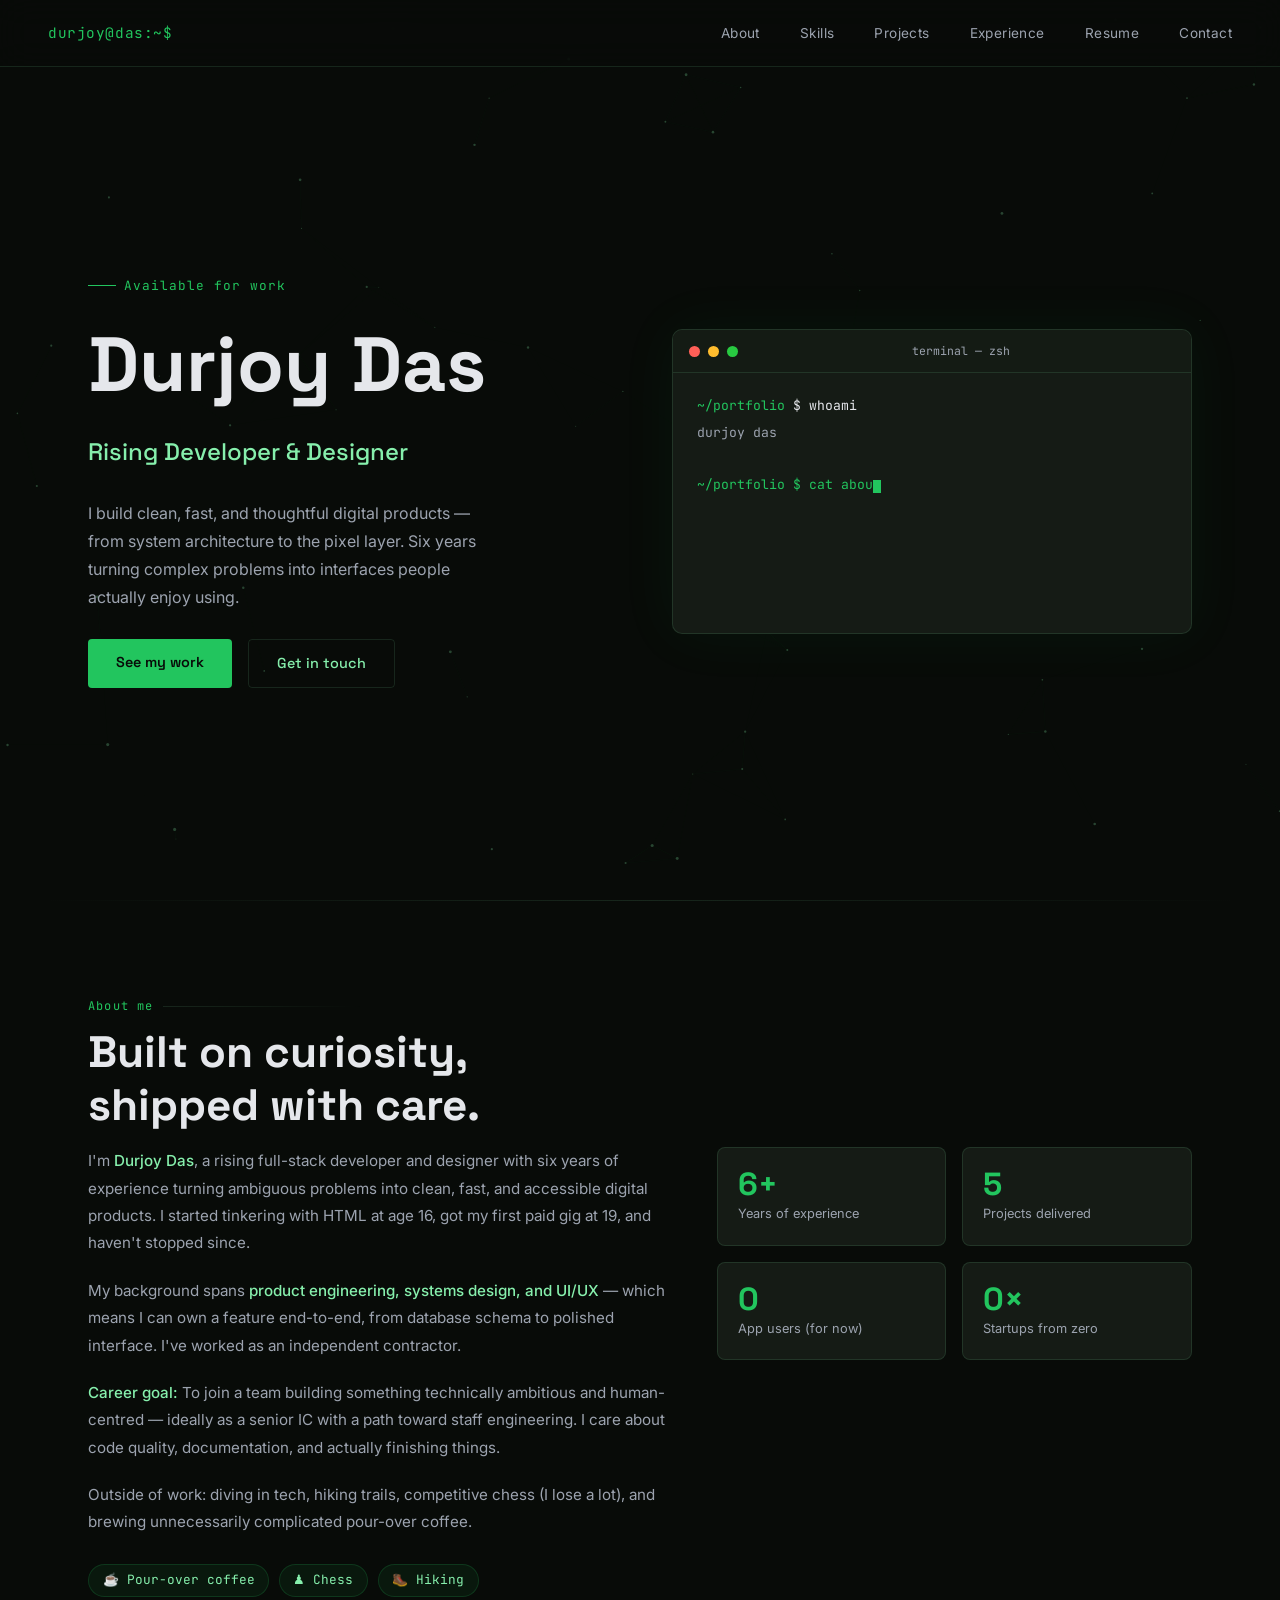
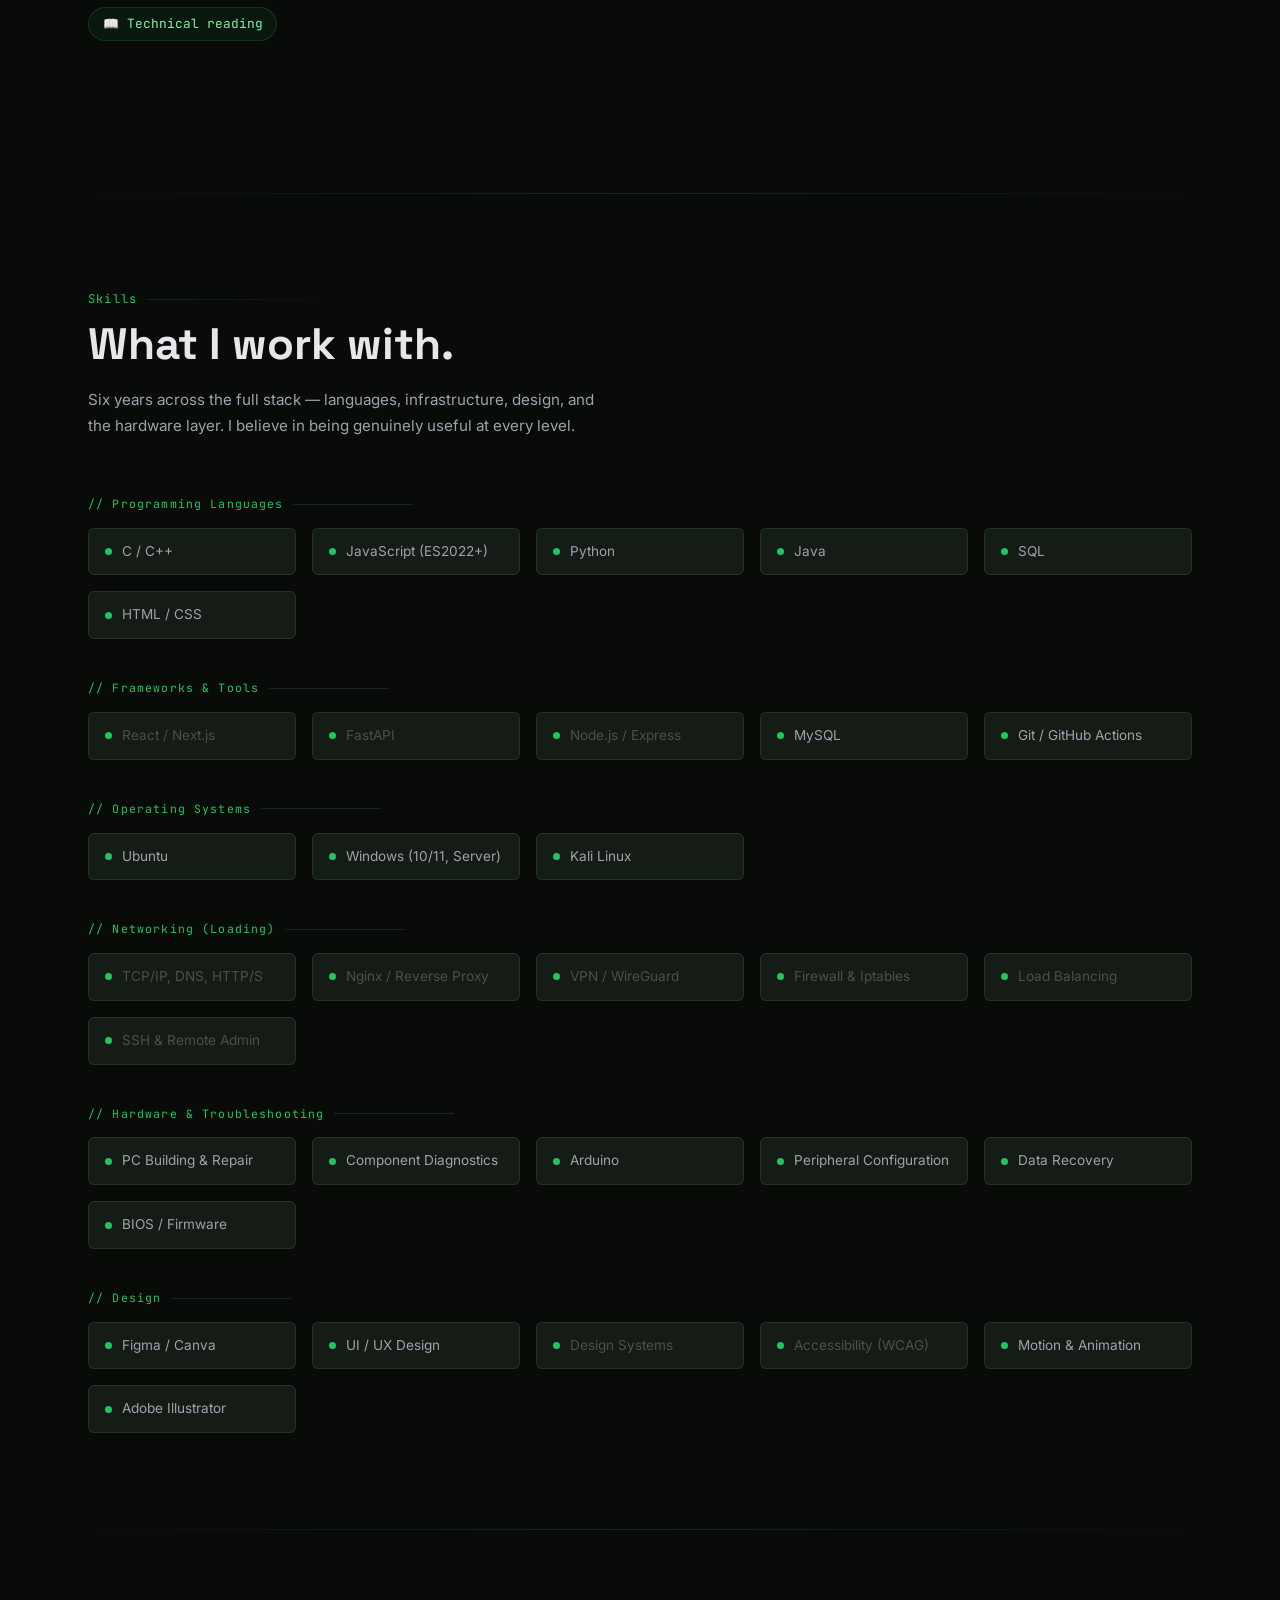
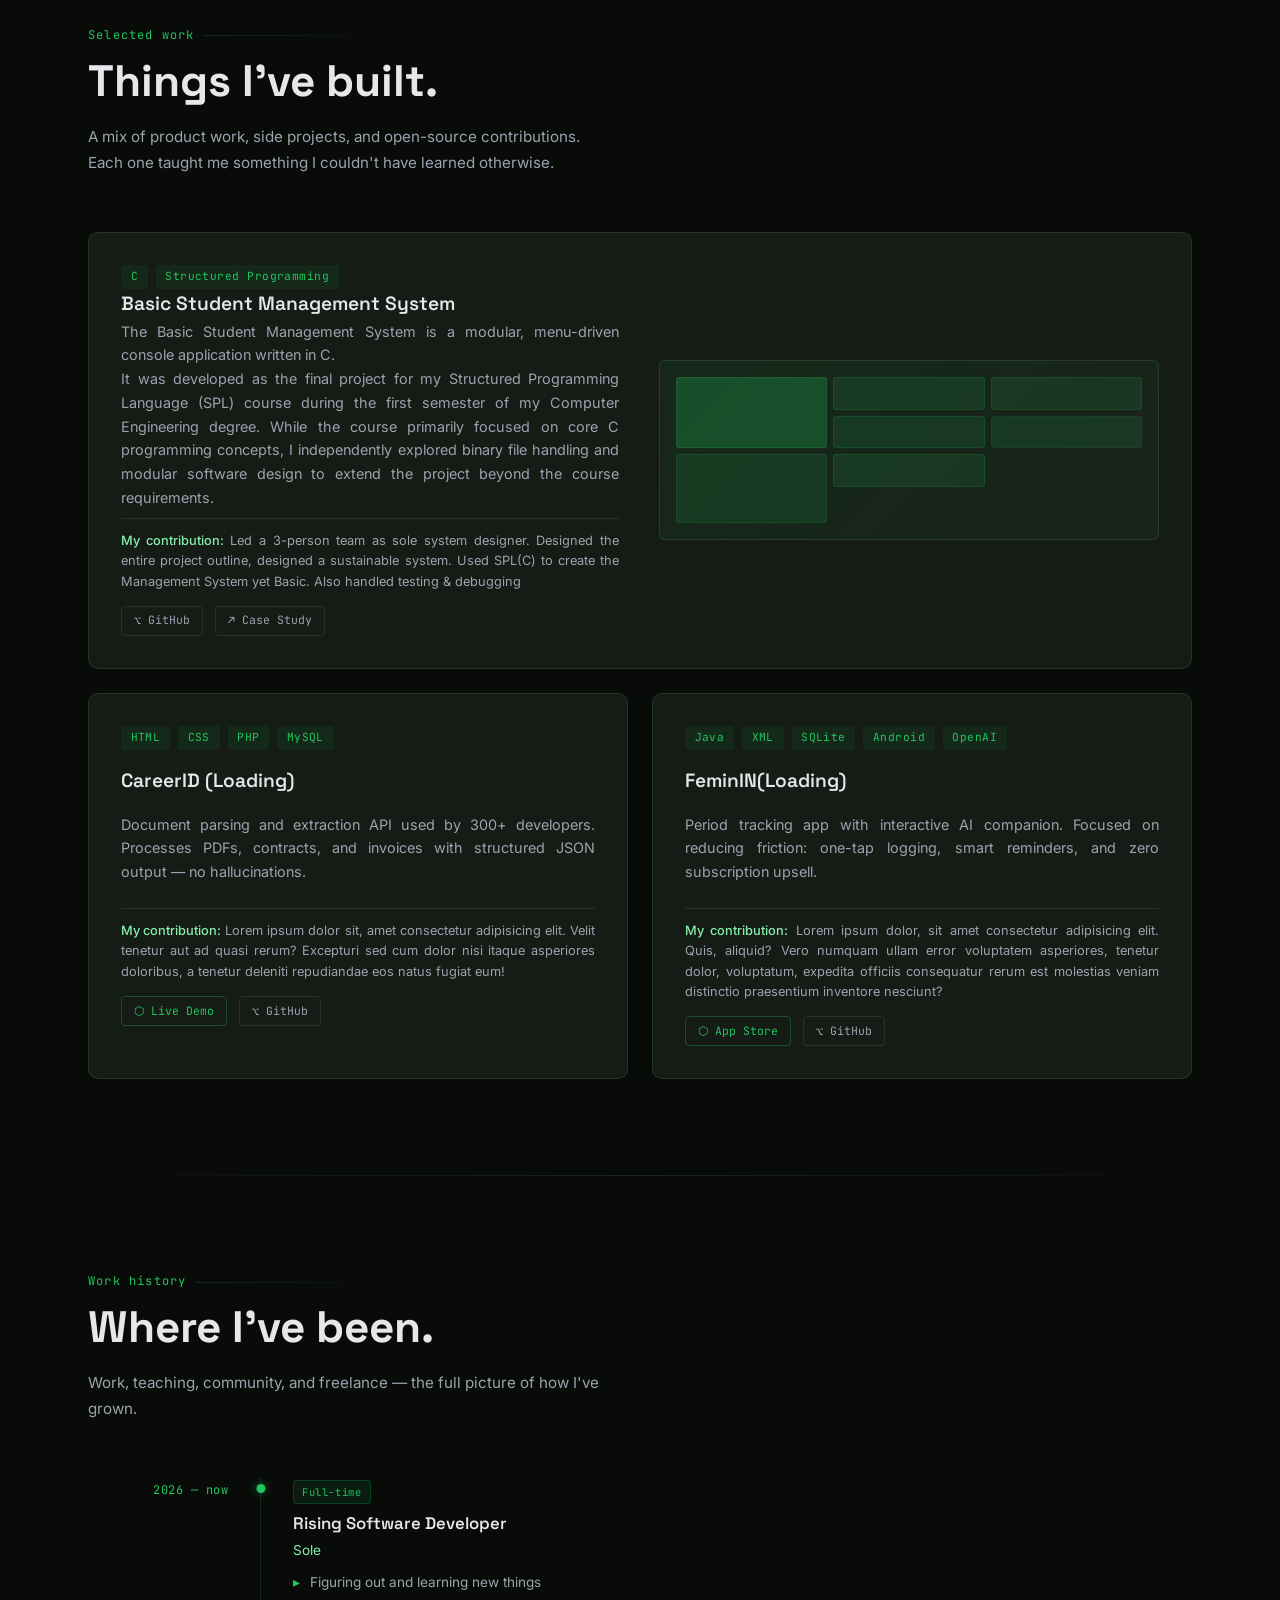
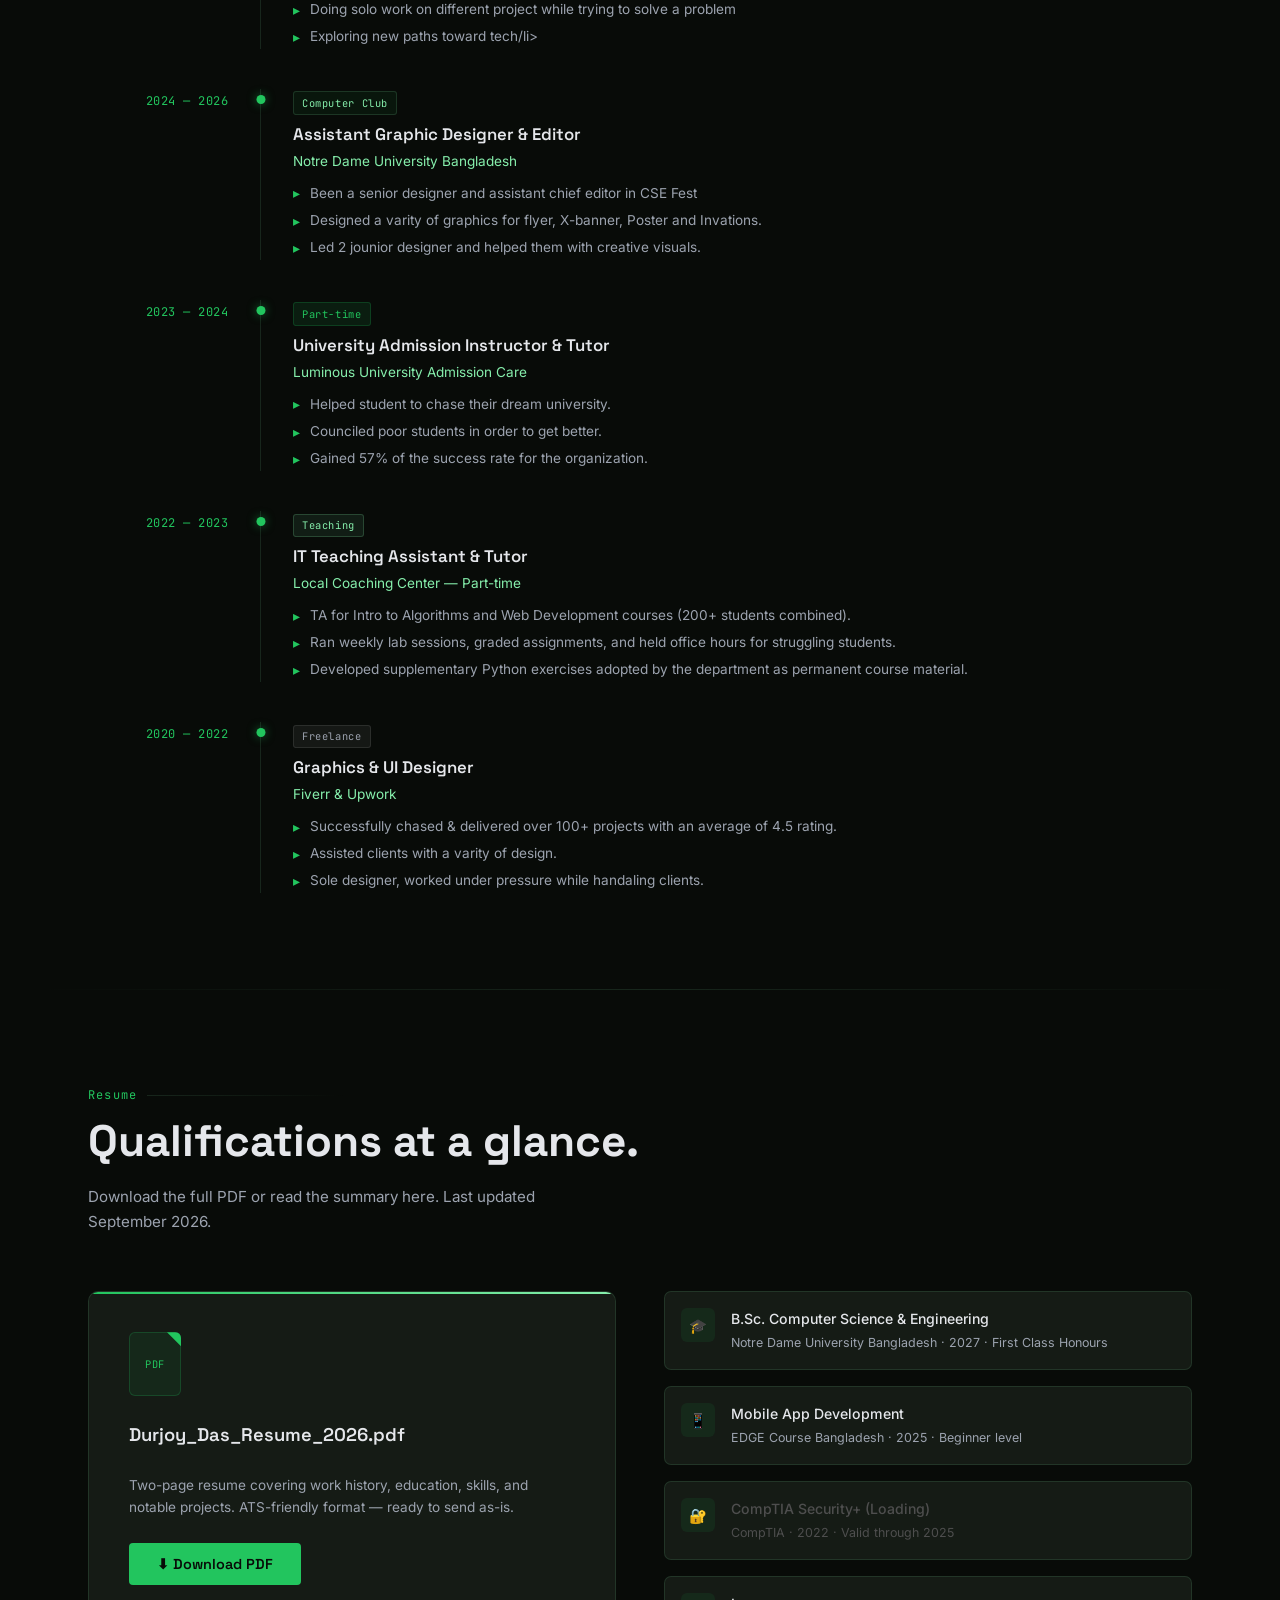
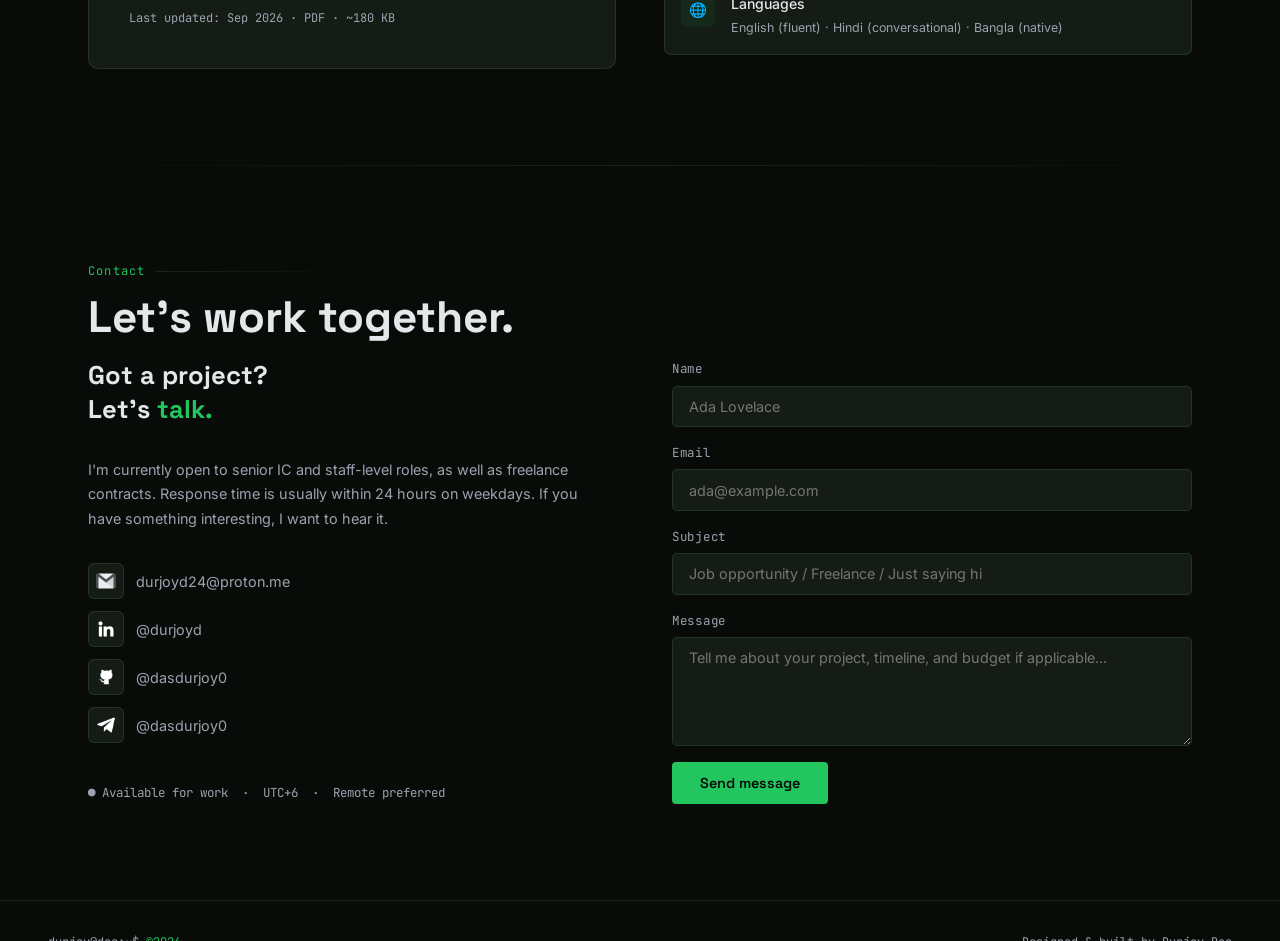
<file: index.html>
<!DOCTYPE html>
<html lang="en">
<head>
<meta charset="UTF-8">
<meta name="viewport" content="width=device-width, initial-scale=1.0">
<title>Durjoy Das — Developer & Designer</title>
<link rel="preconnect" href="https://fonts.googleapis.com">
<link href="https://fonts.googleapis.com/css2?family=Space+Grotesk:wght@400;500;700&family=Inter:wght@300;400;500&family=JetBrains+Mono:wght@400;500&display=swap" rel="stylesheet">
<link rel="stylesheet" href="style.css">
</head>
<body>

<canvas id="particles"></canvas>

<nav>
  <span class="nav-logo">durjoy@das:~$</span>
  <ul class="nav-links" id="navLinks">
    <li><a href="#about" onclick="closeNav()">About</a></li>
    <li><a href="#skills" onclick="closeNav()">Skills</a></li>
    <li><a href="#projects" onclick="closeNav()">Projects</a></li>
    <li><a href="#experience" onclick="closeNav()">Experience</a></li>
    <li><a href="#resume" onclick="closeNav()">Resume</a></li>
    <li><a href="#contact" onclick="closeNav()">Contact</a></li>
  </ul>
  <button class="nav-toggle" id="navToggle" onclick="toggleNav()" aria-label="Toggle menu">
    <span></span><span></span><span></span>
  </button>
</nav>

<!-- HERO -->
<div class="hero">
  <div class="hero-left">
    <div class="hero-tag">Available for work</div>
    <h1 class="hero-name">Durjoy Das</h1>
    <p class="hero-role">Rising Developer & Designer</p>
    <p class="hero-bio">I build clean, fast, and thoughtful digital products — from system architecture to the pixel layer. Six years turning complex problems into interfaces people actually enjoy using.</p>
    <div class="hero-cta">
      <a href="#projects" class="btn-primary">See my work</a>
      <a href="#contact" class="btn-ghost">Get in touch</a>
    </div>
  </div>

  <div class="terminal">
    <div class="terminal-bar">
      <span class="dot dot-r"></span>
      <span class="dot dot-y"></span>
      <span class="dot dot-g"></span>
      <span class="terminal-title">terminal — zsh</span>
    </div>
    <div class="terminal-body" id="termBody">
      <span class="t-prompt">~/portfolio </span><span class="t-cmd">$ whoami</span><br>
      <span id="typeTarget"></span><span id="cursor"></span>
    </div>
  </div>
</div>

<div class="section-divider"></div>

<!-- ABOUT -->
<section id="about">
  <div class="reveal">
    <div class="section-label">About me</div>
    <h2 class="section-title">Built on curiosity,<br>shipped with care.</h2>
  </div>
  <div class="about-grid reveal">
    <div class="about-body">
      <p>I'm <strong>Durjoy Das</strong>, a  rising full-stack developer and designer with six years of experience turning ambiguous problems into clean, fast, and accessible digital products. I started tinkering with HTML at age 16, got my first paid gig at 19, and haven't stopped since.</p>
      <p>My background spans <strong>product engineering, systems design, and UI/UX</strong> — which means I can own a feature end-to-end, from database schema to polished interface. I've worked as an independent contractor.</p>
      <p><strong>Career goal:</strong> To join a team building something technically ambitious and human-centred — ideally as a senior IC with a path toward staff engineering. I care about code quality, documentation, and actually finishing things.</p>
      <p>Outside of work: diving in tech, hiking trails, competitive chess (I lose a lot), and brewing unnecessarily complicated pour-over coffee.</p>
      <div class="about-interests">
        <span class="interest-pill">☕ Pour-over coffee</span>
        <span class="interest-pill">♟ Chess</span>
        <span class="interest-pill">🥾 Hiking</span>
        <span class="interest-pill">📖 Technical reading</span>
      </div>
    </div>
    <div class="about-stats">
      <div class="stat-card">
        <span class="stat-num">6+</span>
        <span class="stat-label">Years of experience</span>
      </div>
      <div class="stat-card">
        <span class="stat-num">5</span>
        <span class="stat-label">Projects delivered</span>
      </div>
      <div class="stat-card">
        <span class="stat-num">0</span>
        <span class="stat-label">App users (for now)</span>
      </div>
      <div class="stat-card">
        <span class="stat-num">0×</span>
        <span class="stat-label">Startups from zero</span>
      </div>
    </div>
  </div>
</section>

<div class="section-divider"></div>

<!-- SKILLS -->
<section id="skills">
  <div class="reveal">
    <div class="section-label">Skills</div>
    <h2 class="section-title">What I work with.</h2>
    <p class="section-sub">Six years across the full stack — languages, infrastructure, design, and the hardware layer. I believe in being genuinely useful at every level.</p>
  </div>
  <div class="skills-categories">

    <div class="skill-category reveal">
      <div class="skill-cat-title">// Programming Languages</div>
      <div class="skills-grid">
        <div class="skill-chip"><span class="dot-skill"></span>C / C++</div>
        <div class="skill-chip"><span class="dot-skill"></span>JavaScript (ES2022+)</div>
        <div class="skill-chip"><span class="dot-skill"></span>Python</div>
        <div class="skill-chip"><span class="dot-skill"></span>Java</div>
        <div class="skill-chip"><span class="dot-skill"></span>SQL</div>
        <div class="skill-chip"><span class="dot-skill"></span>HTML / CSS</div>
      </div>
    </div>

    <div class="skill-category reveal">
      <div class="skill-cat-title">// Frameworks & Tools</div>
      <div class="skills-grid">
        <div class="skill-chip"><span class="dot-skill"></span><span style="color: #4e4e4e;">React / Next.js</span></div>
        <div class="skill-chip"><span class="dot-skill"></span><span style="color: #4e4e4e;">FastAPI</span></div>
        <div class="skill-chip"><span class="dot-skill"></span><span style="color: #4e4e4e;">Node.js / Express</span></div>
        <div class="skill-chip"><span class="dot-skill"></span>MySQL</div>
        <div class="skill-chip"><span class="dot-skill"></span>Git / GitHub Actions</div>
      </div>
    </div>

    <div class="skill-category reveal">
      <div class="skill-cat-title">// Operating Systems</div>
      <div class="skills-grid">
        <div class="skill-chip"><span class="dot-skill"></span>Ubuntu</div>
        <div class="skill-chip"><span class="dot-skill"></span>Windows (10/11, Server)</div>
        <div class="skill-chip"><span class="dot-skill"></span>Kali Linux</div>
      </div>
    </div>

    <div class="skill-category reveal">
      <div class="skill-cat-title">// Networking (Loading)</div>
      <div class="skills-grid">
        <div class="skill-chip"><span class="dot-skill"></span><span style="color: #4e4e4e;">TCP/IP, DNS, HTTP/S</span></div>
        <div class="skill-chip"><span class="dot-skill"></span><span style="color: #4e4e4e;">Nginx / Reverse Proxy</span></div>
        <div class="skill-chip"><span class="dot-skill"></span><span style="color: #4e4e4e;">VPN / WireGuard</span></div>
        <div class="skill-chip"><span class="dot-skill"></span><span style="color: #4e4e4e;">Firewall & Iptables</span></div>
        <div class="skill-chip"><span class="dot-skill"></span><span style="color: #4e4e4e;">Load Balancing</span></div>
        <div class="skill-chip"><span class="dot-skill"></span><span style="color: #4e4e4e;">SSH & Remote Admin</span></div>
      </div>
    </div>

    <div class="skill-category reveal">
      <div class="skill-cat-title">// Hardware & Troubleshooting</div>
      <div class="skills-grid">
        <div class="skill-chip"><span class="dot-skill"></span>PC Building & Repair</div>
        <div class="skill-chip"><span class="dot-skill"></span>Component Diagnostics</div>
        <div class="skill-chip"><span class="dot-skill"></span>Arduino</div>
        <div class="skill-chip"><span class="dot-skill"></span>Peripheral Configuration</div>
        <div class="skill-chip"><span class="dot-skill"></span>Data Recovery</div>
        <div class="skill-chip"><span class="dot-skill"></span>BIOS / Firmware</div>
      </div>
    </div>

    <div class="skill-category reveal">
      <div class="skill-cat-title">// Design</div>
      <div class="skills-grid">
        <div class="skill-chip"><span class="dot-skill"></span>Figma / Canva</div>
        <div class="skill-chip"><span class="dot-skill"></span>UI / UX Design</div>
        <div class="skill-chip"><span class="dot-skill"></span><span style="color: #4e4e4e;">Design Systems</span></div>
        <div class="skill-chip"><span class="dot-skill"></span><span style="color: #4e4e4e;">Accessibility (WCAG)</span></div>
        <div class="skill-chip"><span class="dot-skill"></span>Motion & Animation</div>
        <div class="skill-chip"><span class="dot-skill"></span>Adobe Illustrator</div>
      </div>
    </div>

  </div>
</section>

<div class="section-divider"></div>

<!-- PROJECTS -->
<section id="projects">
  <div class="reveal">
    <div class="section-label">Selected work</div>
    <h2 class="section-title">Things I've built.</h2>
    <p class="section-sub">A mix of product work, side projects, and open-source contributions. Each one taught me something I couldn't have learned otherwise.</p>
  </div>

  <div class="projects-grid">

    <!-- Featured project -->
    <div class="project-card featured reveal">
      <div class="project-info">
        <div class="project-tags">
          <span class="tag">C</span>
          <span class="tag">Structured Programming</span>
        </div>
        <div class="project-title">Basic Student Management System</div>
        <p class="project-desc">The Basic Student Management System is a modular, menu-driven console application written in C.<br>It was developed as the final project for my Structured Programming Language (SPL) course during the first semester of my Computer Engineering degree. While the course primarily focused on core C programming concepts, I independently explored binary file handling and modular software design to extend the project beyond the course requirements.</p>
        <div class="project-meta">
          <p class="project-contribution"><strong>My contribution:</strong> Led a 3-person team as sole system designer. Designed the entire project outline, designed a sustainable system. Used SPL(C) to create the Management System yet Basic. Also handled testing & debugging</p>
          <div class="project-actions">
            <a href="https://github.com/dasdurjoy0/Basic-Student-Management-System.git" class="proj-btn">⌥ GitHub</a>
            <a href="https://github.com/dasdurjoy0/Basic-Student-Management-System/blob/main/README.md" class="proj-btn">↗ Case Study</a>
          </div>
        </div>
      </div>
      <div class="project-preview" aria-label="Project screenshot placeholder">
        <div class="preview-grid">
          <div class="preview-block tall accent"></div>
          <div class="preview-block"></div>
          <div class="preview-block"></div>
          <div class="preview-block"></div>
          <div class="preview-block accent" style="opacity:0.5;"></div>
          <div class="preview-block tall"></div>
          <div class="preview-block"></div>
        </div>
      </div>
    </div>

    <!-- CareerID -->
    <div class="project-card reveal">
      <div class="project-tags">
        <span class="tag">HTML</span>
        <span class="tag">CSS</span>
        <span class="tag">PHP</span>
        <span class="tag">MySQL</span>
      </div>
      <div class="project-title">CareerID (Loading)</div>
      <p class="project-desc">Document parsing and extraction API used by 300+ developers. Processes PDFs, contracts, and invoices with structured JSON output — no hallucinations.</p>
      <div class="project-meta">
        <p class="project-contribution"><strong>My contribution:</strong> Lorem ipsum dolor sit, amet consectetur adipisicing elit. Velit tenetur aut ad quasi rerum? Excepturi sed cum dolor nisi itaque asperiores doloribus, a tenetur deleniti repudiandae eos natus fugiat eum!</p>
        <div class="project-actions">
          <a href="error.html" class="proj-btn live">⬡ Live Demo</a>
          <a href="https://github.com/dasdurjoy0/CareerID" class="proj-btn">⌥ GitHub</a>
        </div>
      </div>
    </div>

    <!-- FeminIN -->
    <div class="project-card reveal">
      <div class="project-tags">
        <span class="tag">Java</span>
        <span class="tag">XML</span>
        <span class="tag">SQLite</span>
        <span class="tag">Android</span>
        <span class="tag">OpenAI</span>
      </div>
      <div class="project-title">FeminIN(Loading)</div>
      <p class="project-desc">Period tracking app with interactive AI companion. Focused on reducing friction: one-tap logging, smart reminders, and zero subscription upsell.</p>
      <div class="project-meta">
        <p class="project-contribution"><strong>My contribution:</strong> Lorem ipsum dolor, sit amet consectetur adipisicing elit. Quis, aliquid? Vero numquam ullam error voluptatem asperiores, tenetur dolor, voluptatum, expedita officiis consequatur rerum est molestias veniam distinctio praesentium inventore nesciunt?</p>
        <div class="project-actions">
          <a href="error.html" class="proj-btn live">⬡ App Store</a>
          <a href="https://github.com/dasdurjoy0/FeminIN" class="proj-btn">⌥ GitHub</a>
        </div>
      </div>
    </div>

    <!-- //NetWatch  // This portion is fo the future project updates
    <div class="project-card reveal">
      <div class="project-tags">
        <span class="tag">Go</span>
        <span class="tag">Raspberry Pi</span>
        <span class="tag">SQLite</span>
      </div>
      <div class="project-title">NetWatch</div>
      <p class="project-desc">A self-hosted home network monitor that runs on a Raspberry Pi. Tracks uptime, latency, connected devices, and sends alerts via Telegram.</p>
      <div class="project-meta">
        <p class="project-contribution"><strong>My contribution:</strong> Full build — hardware setup, Go daemon, web dashboard, and Telegram bot integration. Runs 24/7 on a Pi Zero 2W in my flat.</p>
        <div class="project-actions">
          <a href="#" class="proj-btn">⌥ GitHub</a>
        </div>
      </div>
    </div> -->

  </div>
</section>

<div class="section-divider"></div>

<!-- EXPERIENCE -->
<section id="experience">
  <div class="reveal">
    <div class="section-label">Work history</div>
    <h2 class="section-title">Where I've been.</h2>
    <p class="section-sub">Work, teaching, community, and freelance — the full picture of how I've grown.</p>
  </div>

  <div class="timeline">

    <div class="timeline-item reveal">
      <div class="timeline-date">2026 — now</div>
      <div class="timeline-line"></div>
      <div class="timeline-content">
        <span class="exp-badge work">Full-time</span>
        <div class="timeline-role">Rising Software Developer</div>
        <div class="timeline-company">Sole</div>
        <ul class="timeline-bullets">
          <li>Figuring out and learning new things </li>
          <li>Doing solo work on different project while trying to solve a problem</li>
          <li>Exploring new paths toward tech/li>
          <!-- <li>Mentoring two junior engineers — running weekly code reviews and pair sessions.</li> -->
        </ul>
      </div>
    </div>

    <div class="timeline-item reveal">
      <div class="timeline-date">2024 — 2026</div>
      <div class="timeline-line"></div>
      <div class="timeline-content">
        <span class="exp-badge freelance">Computer Club</span>
        <div class="timeline-role">Assistant Graphic Designer & Editor</div>
        <div class="timeline-company">Notre Dame University Bangladesh</div>
        <ul class="timeline-bullets">
          <li>Been a senior designer and assistant chief editor in CSE Fest </li>
          <li>Designed a varity of graphics for flyer, X-banner, Poster and Invations.</li>
          <li>Led 2 jounior designer and helped them with creative visuals.</li>
        </ul>
      </div>
    </div>

    <div class="timeline-item reveal">
      <div class="timeline-date">2023 — 2024</div>
      <div class="timeline-line"></div>
      <div class="timeline-content">
        <span class="exp-badge work">Part-time</span>
        <div class="timeline-role">University Admission Instructor & Tutor</div>
        <div class="timeline-company">Luminous University Admission Care</div>
        <ul class="timeline-bullets">
          <li>Helped student to chase their dream university.</li>
          <li>Counciled poor students in order to get better.</li>
          <li>Gained 57% of the success rate for the organization.</li>
        </ul>
      </div>
    </div>

    <div class="timeline-item reveal">
      <div class="timeline-date">2022 — 2023</div>
      <div class="timeline-line"></div>
      <div class="timeline-content">
        <span class="exp-badge teach">Teaching</span>
        <div class="timeline-role">IT Teaching Assistant & Tutor</div>
        <div class="timeline-company">Local Coaching Center — Part-time</div>
        <ul class="timeline-bullets">
          <li>TA for Intro to Algorithms and Web Development courses (200+ students combined).</li>
          <li>Ran weekly lab sessions, graded assignments, and held office hours for struggling students.</li>
          <li>Developed supplementary Python exercises adopted by the department as permanent course material.</li>
        </ul>
      </div>
    </div>

    <div class="timeline-item reveal">
      <div class="timeline-date">2020 — 2022</div>
      <div class="timeline-line"></div>
      <div class="timeline-content">
        <span class="exp-badge club">Freelance</span>
        <div class="timeline-role">Graphics & UI Designer</div>
        <div class="timeline-company">Fiverr & Upwork</div>
        <ul class="timeline-bullets">
          <li>Successfully chased & delivered over 100+ projects with an average of 4.5 rating.</li>
          <li>Assisted clients with a varity of design.</li>
          <li>Sole designer, worked under pressure while handaling clients.</li>
          <!-- <li>Managed the club's server room: network configuration, hardware maintenance, and OS imaging for lab machines.</li> -->
        </ul>
      </div>
    </div>

    <!-- <div class="timeline-item reveal">
      <div class="timeline-date">2018 — 2020</div>
      <div class="timeline-line"></div>
      <div class="timeline-content">
        <span class="exp-badge work">Full-time</span>
        <div class="timeline-role">Frontend Developer</div>
        <div class="timeline-company">Agency Lorem — New York</div>
        <ul class="timeline-bullets">
          <li>Delivered 20+ client projects across fintech, healthcare, and e-commerce verticals.</li>
          <li>Specialised in performance budgets and accessibility audits — brought 6 sites to WCAG AA compliance.</li>
          <li>Introduced the team's first component library, cutting per-project UI build time by ~40%.</li>
        </ul>
      </div>
    </div> -->

  </div>
</section>

<div class="section-divider"></div>

<!-- RESUME -->
<section id="resume">
  <div class="reveal">
    <div class="section-label">Resume</div>
    <h2 class="section-title">Qualifications at a glance.</h2>
    <p class="section-sub">Download the full PDF or read the summary here. Last updated September 2026.</p>
  </div>
  <div class="resume-block">

    <div class="resume-download-card reveal">
      <div class="resume-file-icon">PDF</div> 
      <div class="resume-card-title">Durjoy_Das_Resume_2026.pdf</div>
      <p class="resume-card-sub">Two-page resume covering work history, education, skills, and notable projects. ATS-friendly format — ready to send as-is.</p>
      <!-- <a href="#" class="btn-primary" style="align-self:flex-start;" download>⬇ Download PDF</a> --> 
      <a href="error.html"><button class="btn-primary" style="align-self: flex-start;">⬇ Download PDF</button></a>
      <p style="font-size:0.75rem; color:var(--text-dim); font-family:'JetBrains Mono',monospace;">Last updated: Sep 2026 · PDF · ~180 KB</p>
    </div>

    <div class="resume-qualifications reveal">
      <div class="qual-item">
        <div class="qual-icon">🎓</div>
        <div class="qual-text">
          <div class="qual-title">B.Sc. Computer Science & Engineering</div>
          <div class="qual-sub">Notre Dame University Bangladesh · 2027 · First Class Honours</div>
        </div>
      </div>
      <div class="qual-item">
        <div class="qual-icon">📱</div>
        <div class="qual-text">
          <div class="qual-title">Mobile App Development</div>
          <div class="qual-sub">EDGE Course Bangladesh · 2025 · Beginner level</div>
        </div>
      </div>
      <div class="qual-item">
        <div class="qual-icon">🔐</div>
        <div class="qual-text">
          <div class="qual-title" style="color: #4e4e4e;">CompTIA Security+ (Loading)</div>
          <div class="qual-sub" style="color: #4e4e4e;">CompTIA · 2022 · Valid through 2025</div>
        </div>
      </div>
      <!-- <div class="qual-item">
        <div class="qual-icon">🐳</div>
        <div class="qual-text">
          <div class="qual-title">Certified Kubernetes Administrator (CKA)</div>
          <div class="qual-sub">CNCF · 2023</div>
        </div>
      </div> -->
      <div class="qual-item">
        <div class="qual-icon">🌐</div>
        <div class="qual-text">
          <div class="qual-title">Languages</div>
          <div class="qual-sub">English (fluent) · Hindi (conversational) · Bangla (native)</div>
        </div>
      </div>
    </div>

  </div>
</section>

<div class="section-divider"></div>

<!-- CONTACT -->
<section id="contact">
  <div class="reveal">
    <div class="section-label">Contact</div>
    <h2 class="section-title">Let's work together.</h2>
  </div>
  <div class="contact-block">
    <div class="contact-info reveal">
      <div class="contact-headline">
        Got a project?<br>
        Let's <span>talk.</span>
      </div>
      <p style="font-size:0.9rem; color:var(--text-dim); line-height:1.7;">
        I'm currently open to senior IC and staff-level roles, as well as freelance contracts. Response time is usually within 24 hours on weekdays. If you have something interesting, I want to hear it.
      </p>
      <div class="contact-links">
        <a href="mailto:durjoyd24@proton.me" class="contact-link">
          <span class="icon">
            <img src="../assets/email.png" alt="@">
          </span>
          durjoyd24@proton.me
        </a>
        <a href="https://linkedin.com/in/durjoyd" target="_blank" class="contact-link">
          <span class="icon">
            <img src="../assets/linkedin.png" alt="in">
          </span>
          @durjoyd
        </a>
        <a href="https://github.com/dasdurjoy0" target="_blank" class="contact-link">
          <span class="icon">
            <img src="../assets/github.png" alt="🖐">
          </span>
          @dasdurjoy0
        </a>
        <a href="https://t.me/dasdurjoy0" target="_blank" class="contact-link">
          <span class="icon">
            <img src="../assets/telegram.png" alt="tg">
          </span>
          @dasdurjoy0
        </a>
      </div>
      <p style="font-size:0.78rem; color:var(--text-dim); font-family:'JetBrains Mono',monospace; margin-top:0.5rem;">
        ● Available for work &nbsp;·&nbsp; UTC+6 &nbsp;·&nbsp; Remote preferred
      </p>
    </div>

      <div class="contact-form reveal" id="contactForm">
        <div class="field">
          <label for="name">Name</label>
          <input id="name" name="name" type="text" placeholder="Ada Lovelace" required>
        </div>
        <div class="field">
          <label for="email">Email</label>
          <input id="email" name="email" type="email" placeholder="ada@example.com" required>
        </div>
        <div class="field">
          <label for="subject">Subject</label>
          <input id="subject" name="subject" type="text" placeholder="Job opportunity / Freelance / Just saying hi" required>
        </div>
        <div class="field">
          <label for="message">Message</label>
          <textarea id="message" name="message" rows="5" placeholder="Tell me about your project, timeline, and budget if applicable..." required></textarea>
        </div>

          <!-- Honeypot: should remain empty for real users -->
          <div class="field honeypot" aria-hidden="true">
            <label for="website">Website</label>
            <input
              type="text"
              id="website"
              name="website"
              tabindex="-1"
              autocomplete="off">
          </div>

        <button type="button" class="btn-primary" style="align-self:flex-start;" onclick="handleSend(this)"> Send message </button>
      </div>
    </div>
  </div>
</section>

<footer>
  <span>durjoy@das:~$ <span style="color:var(--green)">©2026</span></span>
  <span>Designed & built by Durjoy Das</span>
</footer>

<script src="script.js"></script>
</body>
</html>
</file>
<file: style.css>
*, *::before, *::after { box-sizing: border-box; margin: 0; padding: 0; }

  :root {
    --bg-deep:    #080B08;
    --bg-surface: #151B15;
    --green:      #22C55E;
    --green-soft: #86EFAC;
    --text:       #E5E7EB;
    --text-dim:   #9CA3AF;
    --border:     rgba(134,239,172,0.12);
  }

  html { scroll-behavior: smooth; }

  body {
    background: var(--bg-deep);
    color: var(--text);
    font-family: 'Inter', sans-serif;
    font-weight: 400;
    line-height: 1.6;
    overflow-x: hidden;
  }

  /* ── NAV ── */
  nav {
    position: fixed; top: 0; left: 0; right: 0; z-index: 100;
    display: flex; justify-content: space-between; align-items: center;
    padding: 1.25rem 3rem;
    background: rgba(8,11,8,0.75);
    backdrop-filter: blur(16px);
    border-bottom: 1px solid var(--border);
  }
  .nav-logo {
    font-family: 'JetBrains Mono', monospace;
    font-size: 0.9rem;
    color: var(--green);
    letter-spacing: 0.04em;
  }
  .nav-links { display: flex; gap: 2.5rem; list-style: none; }
  .nav-links a {
    font-size: 0.85rem;
    color: var(--text-dim);
    text-decoration: none;
    letter-spacing: 0.03em;
    transition: color 0.2s;
  }
  .nav-links a:hover { color: var(--green-soft); }

  /* ── CANVAS ── */
  #particles {
    position: fixed; inset: 0; z-index: 0;
    pointer-events: none;
  }

  /* ── HERO ── */
  .hero {
    position: relative; z-index: 1;
    min-height: 100vh;
    display: grid;
    grid-template-columns: 1fr 1fr;
    align-items: center;
    gap: 4rem;
    padding: 8rem 3rem 4rem;
    max-width: 1200px; margin: 0 auto;
  }

  .hero-left { display: flex; flex-direction: column; gap: 1.75rem; }

  .hero-tag {
    font-family: 'JetBrains Mono', monospace;
    font-size: 0.8rem;
    color: var(--green);
    letter-spacing: 0.08em;
    display: flex; align-items: center; gap: 0.5rem;
  }
  .hero-tag::before {
    content: '';
    display: inline-block; width: 28px; height: 1px;
    background: var(--green);
  }

  .hero-name {
    font-family: 'Space Grotesk', sans-serif;
    font-size: clamp(3rem, 6vw, 5.5rem);
    font-weight: 700;
    line-height: 1.05;
    color: var(--text);
    opacity: 0;
    transform: translateY(24px);
    animation: slideUp 0.7s 0.3s cubic-bezier(0.22,1,0.36,1) forwards;
  }

  .hero-role {
    font-family: 'Space Grotesk', sans-serif;
    font-size: clamp(1.1rem, 2.2vw, 1.5rem);
    font-weight: 500;
    color: var(--green-soft);
    opacity: 0;
    transform: translateY(20px);
    animation: slideUp 0.7s 0.5s cubic-bezier(0.22,1,0.36,1) forwards;
  }

  .hero-bio {
    font-size: 1rem;
    color: var(--text-dim);
    max-width: 42ch;
    line-height: 1.75;
    opacity: 0;
    transform: translateY(18px);
    animation: slideUp 0.7s 0.7s cubic-bezier(0.22,1,0.36,1) forwards;
  }

  .hero-cta {
    display: flex; gap: 1rem; flex-wrap: wrap;
    opacity: 0;
    transform: translateY(16px);
    animation: slideUp 0.7s 0.9s cubic-bezier(0.22,1,0.36,1) forwards;
  }
  .btn-primary {
    padding: 0.75rem 1.75rem;
    background: var(--green);
    color: #080B08;
    font-family: 'Space Grotesk', sans-serif;
    font-weight: 600;
    font-size: 0.9rem;
    border: none; border-radius: 4px;
    cursor: pointer; text-decoration: none;
    transition: background 0.2s, transform 0.15s;
  }
  .btn-primary:hover { background: var(--green-soft); transform: translateY(-1px); }
  .btn-ghost {
    padding: 0.75rem 1.75rem;
    background: transparent;
    color: var(--green-soft);
    font-family: 'Space Grotesk', sans-serif;
    font-weight: 500;
    font-size: 0.9rem;
    border: 1px solid var(--border);
    border-radius: 4px;
    cursor: pointer; text-decoration: none;
    transition: border-color 0.2s, color 0.2s;
  }
  .btn-ghost:hover { border-color: var(--green); color: var(--green); }

  /* ── TERMINAL ── */
  .terminal {
    background: var(--bg-surface);
    border: 1px solid var(--border);
    border-radius: 10px;
    overflow: hidden;
    font-family: 'JetBrains Mono', monospace;
    font-size: 0.82rem;
    opacity: 0;
    transform: translateY(30px) scale(0.98);
    animation: termIn 0.8s 0.4s cubic-bezier(0.22,1,0.36,1) forwards;
    box-shadow: 0 0 60px rgba(34,197,94,0.06);
  }
  .terminal-bar {
    display: flex; align-items: center; gap: 0.5rem;
    padding: 0.75rem 1rem;
    background: rgba(21,27,21,0.9);
    border-bottom: 1px solid var(--border);
  }
  .dot { width: 11px; height: 11px; border-radius: 50%; }
  .dot-r { background: #FF5F57; }
  .dot-y { background: #FFBD2E; }
  .dot-g { background: #28CA41; }
  .terminal-title {
    margin-left: auto; margin-right: auto;
    font-size: 0.72rem; color: var(--text-dim);
  }
  .terminal-body { padding: 1.25rem 1.5rem; min-height: 260px; color: var(--green-soft); line-height: 2; }
  .t-prompt { color: var(--green); }
  .t-cmd { color: var(--text); }
  .t-out { color: var(--text-dim); }
  .t-hi { color: var(--green-soft); }
  #cursor {
    display: inline-block; width: 8px; height: 1em;
    background: var(--green);
    vertical-align: text-bottom;
    animation: blink 1s step-end infinite;
  }

  /* ── SECTIONS ── */
  section {
    position: relative; z-index: 1;
    max-width: 1200px; margin: 0 auto;
    padding: 6rem 3rem;
  }

  .section-label {
    font-family: 'JetBrains Mono', monospace;
    font-size: 0.75rem; color: var(--green);
    letter-spacing: 0.1em;
    margin-bottom: 0.6rem;
    display: flex; align-items: center; gap: 0.6rem;
  }
  .section-label::after {
    content: ''; flex: 1; height: 1px;
    background: linear-gradient(to right, var(--border), transparent);
    max-width: 200px;
  }

  .section-title {
    font-family: 'Space Grotesk', sans-serif;
    font-size: clamp(2rem, 3.5vw, 2.75rem);
    font-weight: 700;
    color: var(--text);
    margin-bottom: 1rem;
    line-height: 1.2;
  }

  .section-sub {
    font-size: 0.95rem;
    color: var(--text-dim);
    max-width: 52ch;
    margin-bottom: 3.5rem;
    line-height: 1.7;
  }

  /* ── REVEAL on scroll ── */
  .reveal {
    opacity: 0;
    transform: translateY(30px);
    transition: opacity 0.65s cubic-bezier(0.22,1,0.36,1), transform 0.65s cubic-bezier(0.22,1,0.36,1);
  }
  .reveal.visible { opacity: 1; transform: none; }

  /* ── SKILLS ── */
  .skills-grid {
    display: grid;
    grid-template-columns: repeat(auto-fill, minmax(180px, 1fr));
    gap: 1rem;
  }
  .skill-chip {
    display: flex; align-items: center; gap: 0.6rem;
    padding: 0.75rem 1rem;
    background: var(--bg-surface);
    border: 1px solid var(--border);
    border-radius: 6px;
    font-size: 0.85rem; color: var(--text-dim);
    transition: border-color 0.2s, color 0.2s, transform 0.2s;
    cursor: default;
  }
  .skill-chip:hover {
    border-color: var(--green);
    color: var(--green-soft);
    transform: translateY(-2px);
  }
  .skill-chip .dot-skill {
    width: 7px; height: 7px; border-radius: 50%;
    background: var(--green); flex-shrink: 0;
  }

  /* ── PROJECTS ── */
  .projects-grid {
    display: grid;
    grid-template-columns: 1fr 1fr;
    gap: 1.5rem;
  }
  .project-card {
    background: var(--bg-surface);
    border: 1px solid var(--border);
    border-radius: 10px;
    padding: 2rem;
    display: flex; flex-direction: column; gap: 1rem;
    transition: border-color 0.25s, box-shadow 0.25s, transform 0.25s;
    cursor: pointer;
    position: relative; overflow: hidden;
  }
  .project-card::before {
    content: '';
    position: absolute; top: 0; left: 0; right: 0;
    height: 2px;
    background: linear-gradient(to right, var(--green), var(--green-soft));
    transform: scaleX(0); transform-origin: left;
    transition: transform 0.35s cubic-bezier(0.22,1,0.36,1);
  }
  .project-card:hover { border-color: rgba(134,239,172,0.3); transform: translateY(-3px); box-shadow: 0 12px 40px rgba(34,197,94,0.08); }
  .project-card:hover::before { transform: scaleX(1); }

  .project-card.featured {
    grid-column: span 2;
    flex-direction: row; gap: 2.5rem; align-items: center;
  }
  .project-card.featured .project-info { flex: 1; }
  .project-card.featured .project-preview {
    flex: 1;
    height: 180px;
    background: linear-gradient(135deg, rgba(34,197,94,0.08), rgba(134,239,172,0.04));
    border-radius: 6px;
    border: 1px solid var(--border);
    display: flex; align-items: center; justify-content: center;
    font-family: 'JetBrains Mono', monospace;
    font-size: 0.75rem; color: var(--text-dim);
    position: relative; overflow: hidden;
  }
  .preview-grid {
    display: grid; grid-template-columns: 1fr 1fr 1fr; gap: 6px;
    position: absolute; inset: 16px;
  }
  .preview-block {
    background: rgba(34,197,94,0.12);
    border-radius: 3px;
    border: 1px solid rgba(34,197,94,0.15);
  }
  .preview-block.tall { grid-row: span 2; }
  .preview-block.accent { background: rgba(34,197,94,0.25); }

  .project-tags { display: flex; gap: 0.5rem; flex-wrap: wrap; }
  .tag {
    font-family: 'JetBrains Mono', monospace;
    font-size: 0.7rem; color: var(--green);
    background: rgba(34,197,94,0.08);
    padding: 0.2rem 0.6rem; border-radius: 3px;
    letter-spacing: 0.04em;
  }
  .project-title {
    font-family: 'Space Grotesk', sans-serif;
    font-size: 1.2rem; font-weight: 600;
    color: var(--text);
  }
  .project-desc { font-size: 0.9rem; color: var(--text-dim); line-height: 1.65; text-align: justify; }
  .project-link {
    font-size: 0.82rem; color: var(--green);
    text-decoration: none;
    display: flex; align-items: center; gap: 0.4rem;
    margin-top: auto;
    transition: gap 0.2s;
  }
  .project-link:hover { gap: 0.65rem; }

  /* ── EXPERIENCE ── */
  .timeline { display: flex; flex-direction: column; gap: 0; }
  .timeline-item {
    display: grid;
    grid-template-columns: 140px 1px 1fr;
    gap: 0 2rem;
    padding-bottom: 2.5rem;
  }
  .timeline-item:last-child { padding-bottom: 0; }
  .timeline-date {
    font-family: 'JetBrains Mono', monospace;
    font-size: 0.75rem; color: var(--green);
    text-align: right; padding-top: 0.2rem;
    letter-spacing: 0.04em;
  }
  .timeline-line {
    position: relative;
    background: var(--border);
  }
  .timeline-line::before {
    content: '';
    position: absolute; top: 6px; left: 50%;
    transform: translateX(-50%);
    width: 9px; height: 9px; border-radius: 50%;
    background: var(--green);
    box-shadow: 0 0 10px rgba(34,197,94,0.5);
  }
  .timeline-content { padding-top: 0; }
  .timeline-role {
    font-family: 'Space Grotesk', sans-serif;
    font-weight: 600; font-size: 1.05rem;
    color: var(--text); margin-bottom: 0.2rem;
  }
  .timeline-company { font-size: 0.85rem; color: var(--green-soft); margin-bottom: 0.6rem; }
  .timeline-desc { font-size: 0.9rem; color: var(--text-dim); line-height: 1.7; }

  /* ── CONTACT ── */
  .contact-block {
    display: grid; grid-template-columns: 1fr 1fr; gap: 4rem;
    align-items: start;
  }
  .contact-form { display: flex; flex-direction: column; gap: 1rem; }
  .field {
    display: flex; flex-direction: column; gap: 0.4rem;
  }
  .field label {
    font-size: 0.78rem; color: var(--text-dim);
    font-family: 'JetBrains Mono', monospace;
    letter-spacing: 0.06em;
  }
  .field input, .field textarea {
    background: var(--bg-surface);
    border: 1px solid var(--border);
    border-radius: 5px;
    padding: 0.7rem 1rem;
    color: var(--text);
    font-family: 'Inter', sans-serif;
    font-size: 0.9rem;
    outline: none;
    transition: border-color 0.2s;
    resize: vertical;
  }
  .field input:focus, .field textarea:focus { border-color: var(--green); }
  .contact-info { display: flex; flex-direction: column; gap: 2rem; }
  .contact-headline {
    font-family: 'Space Grotesk', sans-serif;
    font-size: 1.6rem; font-weight: 700;
    color: var(--text); line-height: 1.3;
  }
  .contact-headline span { color: var(--green); }
  .contact-links { display: flex; flex-direction: column; gap: 0.75rem; }
  .contact-link {
    display: flex; align-items: center; gap: 0.75rem;
    font-size: 0.9rem; color: var(--text-dim);
    text-decoration: none;
    transition: color 0.2s;
  }
  .contact-link:hover { color: var(--green-soft); }
  .contact-link .icon {
    width: 36px;
    height: 36px;
    background: var(--bg-surface);
    border: 1px solid var(--border);
    border-radius: 6px;
    display: flex;
    align-items: center;
    justify-content: center;
    flex-shrink: 0;
}

  .contact-link .icon img {
    width: 20px;
    height: 20px;
    display: block;
}

/* ── CONTACT FORM HONEYPOT ── */

.honeypot {
    position: absolute !important;
    left: -9999px !important;
    width: 1px !important;
    height: 1px !important;
    overflow: hidden !important;
}

  /* ── FOOTER ── */
  footer {
    position: relative; z-index: 1;
    border-top: 1px solid var(--border);
    padding: 2rem 3rem;
    display: flex; justify-content: space-between; align-items: center;
    font-family: 'JetBrains Mono', monospace;
    font-size: 0.75rem; color: var(--text-dim);
  }

  /* ── DIVIDER ── */
  .section-divider {
    width: 100%; height: 1px;
    background: linear-gradient(to right, transparent, var(--border), transparent);
    margin: 0 auto; max-width: 1200px;
  }

  /* ── KEYFRAMES ── */
  @keyframes slideUp {
    to { opacity: 1; transform: none; }
  }
  @keyframes termIn {
    to { opacity: 1; transform: none; }
  }
  @keyframes blink {
    0%,100% { opacity: 1; } 50% { opacity: 0; }
  }

  /* ── ABOUT CARDS ── */
  .about-grid {
    display: grid;
    grid-template-columns: 1.1fr 0.9fr;
    gap: 3rem;
    align-items: start;
    margin-bottom: 3.5rem;
  }
  .about-body { display: flex; flex-direction: column; gap: 1.25rem; }
  .about-body p { font-size: 0.95rem; color: var(--text-dim); line-height: 1.8; max-width: 58ch; }
  .about-body p strong { color: var(--green-soft); font-weight: 500; }
  .about-stats {
    display: grid; grid-template-columns: 1fr 1fr; gap: 1rem;
  }
  .stat-card {
    background: var(--bg-surface);
    border: 1px solid var(--border);
    border-radius: 8px;
    padding: 1.25rem;
    display: flex; flex-direction: column; gap: 0.25rem;
  }
  .stat-num {
    font-family: 'Space Grotesk', sans-serif;
    font-size: 2rem; font-weight: 700;
    color: var(--green);
    line-height: 1;
  }
  .stat-label { font-size: 0.8rem; color: var(--text-dim); }
  .about-interests {
    display: flex; flex-wrap: wrap; gap: 0.6rem;
    margin-top: 0.5rem;
  }
  .interest-pill {
    padding: 0.35rem 0.85rem;
    background: rgba(34,197,94,0.07);
    border: 1px solid rgba(34,197,94,0.18);
    border-radius: 20px;
    font-size: 0.8rem; color: var(--green-soft);
    font-family: 'JetBrains Mono', monospace;
  }

  /* ── SKILLS CATEGORIES ── */
  .skills-categories { display: flex; flex-direction: column; gap: 2.5rem; }
  .skill-category {}
  .skill-cat-title {
    font-family: 'JetBrains Mono', monospace;
    font-size: 0.72rem; color: var(--green);
    letter-spacing: 0.1em;
    margin-bottom: 0.9rem;
    display: flex; align-items: center; gap: 0.6rem;
  }
  .skill-cat-title::after {
    content: ''; flex: 1; max-width: 120px; height: 1px;
    background: var(--border);
  }

  /* ── PROJECTS EXPANDED ── */
  .project-meta {
    display: flex; flex-direction: column; gap: 0.6rem;
    padding-top: 0.75rem;
    border-top: 1px solid var(--border);
    margin-top: 0.5rem;
  }
  .project-contribution {
    font-size: 0.8rem; color: var(--text-dim); line-height: 1.6;
   text-align: justify;}
  .project-contribution strong { color: var(--green-soft); font-weight: 500; }
  .project-actions { display: flex; gap: 0.75rem; flex-wrap: wrap; margin-top: 0.25rem; }
  .proj-btn {
    font-family: 'JetBrains Mono', monospace;
    font-size: 0.72rem;
    padding: 0.3rem 0.75rem;
    border-radius: 4px;
    text-decoration: none;
    border: 1px solid var(--border);
    color: var(--text-dim);
    transition: border-color 0.2s, color 0.2s;
    display: flex; align-items: center; gap: 0.35rem;
  }
  .proj-btn:hover { border-color: var(--green); color: var(--green-soft); }
  .proj-btn.live { border-color: rgba(34,197,94,0.3); color: var(--green); }
  .proj-btn.live:hover { background: rgba(34,197,94,0.08); }

  /* ── EXPERIENCE EXPANDED ── */
  .exp-badge {
    display: inline-block;
    font-family: 'JetBrains Mono', monospace;
    font-size: 0.65rem; letter-spacing: 0.06em;
    padding: 0.15rem 0.5rem;
    border-radius: 3px;
    margin-bottom: 0.4rem;
  }
  .exp-badge.work { background: rgba(34,197,94,0.1); color: var(--green); border: 1px solid rgba(34,197,94,0.2); }
  .exp-badge.teach { background: rgba(134,239,172,0.08); color: var(--green-soft); border: 1px solid rgba(134,239,172,0.2); }
  .exp-badge.club { background: rgba(229,231,235,0.06); color: var(--text-dim); border: 1px solid rgba(229,231,235,0.1); }
  .exp-badge.freelance { background: rgba(34,197,94,0.06); color: #86EFAC; border: 1px solid rgba(134,239,172,0.15); }
  .timeline-bullets {
    list-style: none;
    margin-top: 0.6rem;
    display: flex; flex-direction: column; gap: 0.3rem;
  }
  .timeline-bullets li {
    font-size: 0.85rem; color: var(--text-dim);
    display: flex; gap: 0.6rem; align-items: flex-start;
    line-height: 1.6;
  }
  .timeline-bullets li::before {
    content: '▸';
    color: var(--green); flex-shrink: 0; margin-top: 0.05rem;
  }

  /* ── RESUME ── */
  .resume-block {
    display: grid; grid-template-columns: 1fr 1fr; gap: 3rem;
    align-items: start;
  }
  .resume-download-card {
    background: var(--bg-surface);
    border: 1px solid var(--border);
    border-radius: 10px;
    padding: 2.5rem;
    display: flex; flex-direction: column; gap: 1.5rem;
    position: relative; overflow: hidden;
  }
  .resume-download-card::before {
    content: '';
    position: absolute; top: 0; left: 0; right: 0; height: 2px;
    background: linear-gradient(to right, var(--green), var(--green-soft));
  }
  .resume-file-icon {
    width: 52px; height: 64px;
    background: rgba(34,197,94,0.08);
    border: 1px solid rgba(34,197,94,0.2);
    border-radius: 6px;
    display: flex; align-items: center; justify-content: center;
    font-family: 'JetBrains Mono', monospace;
    font-size: 0.65rem; color: var(--green);
    letter-spacing: 0.05em;
    position: relative;
  }
  .resume-file-icon::after {
    content: '';
    position: absolute; top: -1px; right: -1px;
    width: 14px; height: 14px;
    background: var(--green);
    clip-path: polygon(0 0, 100% 100%, 100% 0);
    border-radius: 0 6px 0 0;
  }
  .resume-card-title {
    font-family: 'Space Grotesk', sans-serif;
    font-size: 1.15rem; font-weight: 600;
    color: var(--text);
  }
  .resume-card-sub { font-size: 0.85rem; color: var(--text-dim); line-height: 1.65; }
  .resume-qualifications { display: flex; flex-direction: column; gap: 1rem; }
  .qual-item {
    display: flex; gap: 1rem; align-items: flex-start;
    padding: 1rem;
    background: var(--bg-surface);
    border: 1px solid var(--border);
    border-radius: 7px;
  }
  .qual-icon {
    width: 34px; height: 34px; flex-shrink: 0;
    background: rgba(34,197,94,0.08);
    border-radius: 6px;
    display: flex; align-items: center; justify-content: center;
    font-size: 0.9rem;
  }
  .qual-text {}
  .qual-title { font-size: 0.88rem; font-weight: 500; color: var(--text); }
  .qual-sub { font-size: 0.78rem; color: var(--text-dim); margin-top: 0.15rem; }

  /* ── MOBILE HAMBURGER ── */
  .nav-toggle {
    display: none;
    flex-direction: column; gap: 5px;
    background: none; border: none; cursor: pointer;
    padding: 4px;
  }
  .nav-toggle span {
    display: block; width: 22px; height: 2px;
    background: var(--green-soft);
    border-radius: 2px;
    transition: transform 0.3s, opacity 0.3s;
  }
  .nav-toggle.open span:nth-child(1) { transform: translateY(7px) rotate(45deg); }
  .nav-toggle.open span:nth-child(2) { opacity: 0; }
  .nav-toggle.open span:nth-child(3) { transform: translateY(-7px) rotate(-45deg); }

  /* ── RESPONSIVE ── */
  @media (max-width: 860px) {
    nav { padding: 1rem 1.5rem; }
    .nav-toggle { display: flex; }
    .nav-links {
      display: none;
      position: absolute; top: 100%; left: 0; right: 0;
      flex-direction: column; gap: 0;
      background: rgba(8,11,8,0.97);
      border-bottom: 1px solid var(--border);
      padding: 0.5rem 0;
    }
    .nav-links.open { display: flex; }
    .nav-links li a {
      display: block; padding: 0.85rem 1.5rem;
      font-size: 0.9rem;
    }
    .hero {
      grid-template-columns: 1fr;
      padding: 7rem 1.5rem 3rem;
      gap: 2.5rem;
    }
    section { padding: 4rem 1.5rem; }
    .about-grid { grid-template-columns: 1fr; gap: 2rem; }
    .about-stats { grid-template-columns: 1fr 1fr; }
    .projects-grid { grid-template-columns: 1fr; }
    .project-card.featured { grid-column: span 1; flex-direction: column; }
    .contact-block { grid-template-columns: 1fr; gap: 2.5rem; }
    .timeline-item { grid-template-columns: 90px 1px 1fr; gap: 0 1rem; }
    .resume-block { grid-template-columns: 1fr; gap: 2rem; }
    footer { flex-direction: column; gap: 0.5rem; text-align: center; }
  }

  @media (prefers-reduced-motion: reduce) {
    *, *::before, *::after { animation: none !important; transition: none !important; }
  }
</file>
